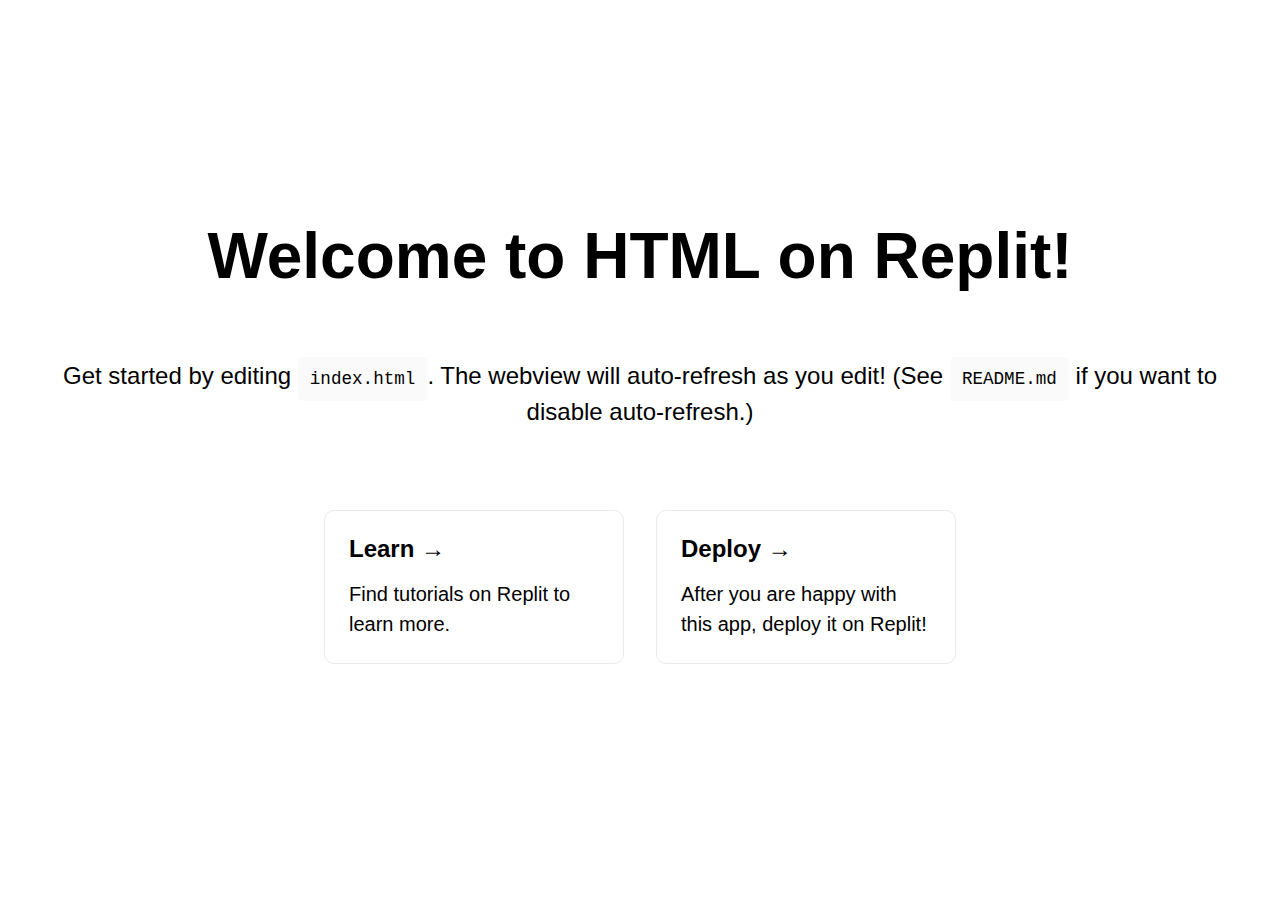
<file: index.html>
<!--
  Hit RUN to see this project in action!
  
  This project will auto-refresh as you edit the HTML, CSS and JS. See README.md for more info (including how to disable auto-refresh and install packages).
-->

<!DOCTYPE html>
<html>

<head>
  <meta charset="utf-8">
  <meta name="viewport" content="width=device-width">
  <title>Replit</title>
  <link href="style.css" rel="stylesheet" type="text/css" />
</head>

<body>
  <main>
    <h1 class="title">Welcome to HTML on Replit!</h1>
    <p class="description">Get started by editing
      <code class="code">index.html</code>. The webview will auto-refresh as you edit! (See <code
        class="code">README.md</code> if you want to
      disable auto-refresh.)
    </p>

    <section class="grid">
      <a href="https://replit.com/learn" class='card'>
        <h2>Learn &rarr;</h2>
        <p>Find tutorials on Replit to learn more.</p>
      </a>

      <a href="https://docs.replit.com/category/deployments" class='card'>
        <h2>Deploy &rarr;</h2>
        <p>
          After you are happy with this app, deploy it on Replit!
        </p>
      </a>
    </section>
  </main>

  <script type="module" src="script.js"></script>

</body>

</html>
</file>
<file: style.css>
html,
body {
  padding: 0;
  margin: 0;
  font-family: -apple-system, BlinkMacSystemFont, Segoe UI, Roboto, Oxygen,
    Ubuntu, Cantarell, Fira Sans, Droid Sans, Helvetica Neue, sans-serif;
}

a {
  color: inherit;
  text-decoration: none;
}

* {
  box-sizing: border-box;
}

main {
  min-height: 100vh;
  padding: 4rem 2rem;
  flex: 1;
  display: flex;
  flex-direction: column;
  justify-content: center;
  align-items: center;
}

.title {
  margin: 0;
  line-height: 1.15;
  font-size: 4rem;
}

.title,
.description {
  text-align: center;
}

.description {
  margin: 4rem 0;
  line-height: 1.5;
  font-size: 1.5rem;
}

.code {
  background: #fafafa;
  border-radius: 5px;
  padding: 0.75rem;
  font-size: 1.1rem;
  font-family: Menlo, Monaco, Lucida Console, Liberation Mono, DejaVu Sans Mono,
    Bitstream Vera Sans Mono, Courier New, monospace;
}

.grid {
  display: flex;
  align-items: center;
  justify-content: center;
  flex-wrap: wrap;
  max-width: 800px;
}

.card {
  margin: 1rem;
  padding: 1.5rem;
  text-align: left;
  color: inherit;
  text-decoration: none;
  border: 1px solid #eaeaea;
  border-radius: 10px;
  transition: color 0.15s ease, border-color 0.15s ease;
  max-width: 300px;
}

.card:hover,
.card:focus,
.card:active {
  color: #0070f3;
  border-color: #0070f3;
}

.card h2 {
  margin: 0 0 1rem 0;
  font-size: 1.5rem;
}

.card p {
  margin: 0;
  font-size: 1.25rem;
  line-height: 1.5;
}

@media (max-width: 600px) {
  .grid {
    width: 100%;
    flex-direction: column;
  }
}
</file>
